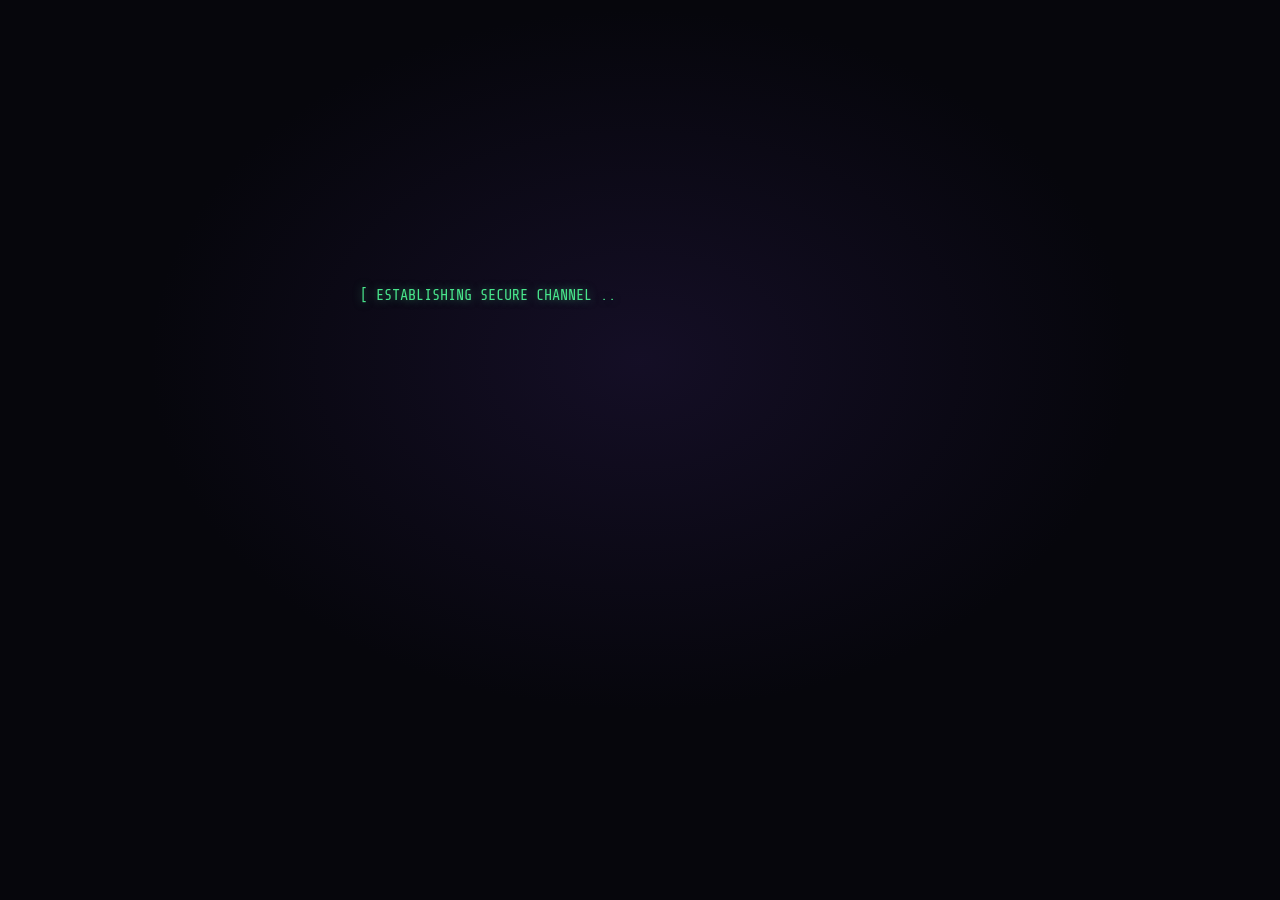
<file: index.html>
<!DOCTYPE html>
<html lang="en">
<head>
  <meta charset="utf-8">
  <meta name="viewport" content="width=device-width, initial-scale=1, viewport-fit=cover">
  <title>The Transmission · Forever Kidz</title>
  <meta name="description" content="A classified message. Six layers of encryption. Clearance: kidz only. Can you decode it?">
  <meta name="theme-color" content="#06060c">
  <meta name="color-scheme" content="dark">

  <!-- link-preview -->
  <meta property="og:type" content="website">
  <meta property="og:url" content="https://robosoul.github.io/forever-kidz/">
  <meta property="og:title" content="⧗ INCOMING TRANSMISSION — clearance: kidz only">
  <meta property="og:description" content="Six layers of encryption stand between you and a secret message. Break the seal.">
  <meta name="twitter:card" content="summary">

  <link rel="icon" href="assets/favicon.svg" type="image/svg+xml">
  <link rel="preconnect" href="https://fonts.googleapis.com">
  <link rel="preconnect" href="https://fonts.gstatic.com" crossorigin>
  <link href="https://fonts.googleapis.com/css2?family=Pirata+One&family=Share+Tech+Mono&family=Special+Elite&display=swap" rel="stylesheet">
  <link rel="stylesheet" href="css/style.css">
</head>
<body>
  <noscript>
    <div style="max-width:600px;margin:60px auto;padding:20px;font-family:monospace;color:#ece4d1;text-align:center">
      This transmission needs JavaScript switched on to decrypt. Turn it on and reload — the mystery is waiting.
    </div>
  </noscript>

  <script src="js/ciphers.js"></script>
  <script src="js/config.js"></script>
  <script src="js/kit.js"></script>
  <script src="js/index.js"></script>
</body>
</html>
</file>
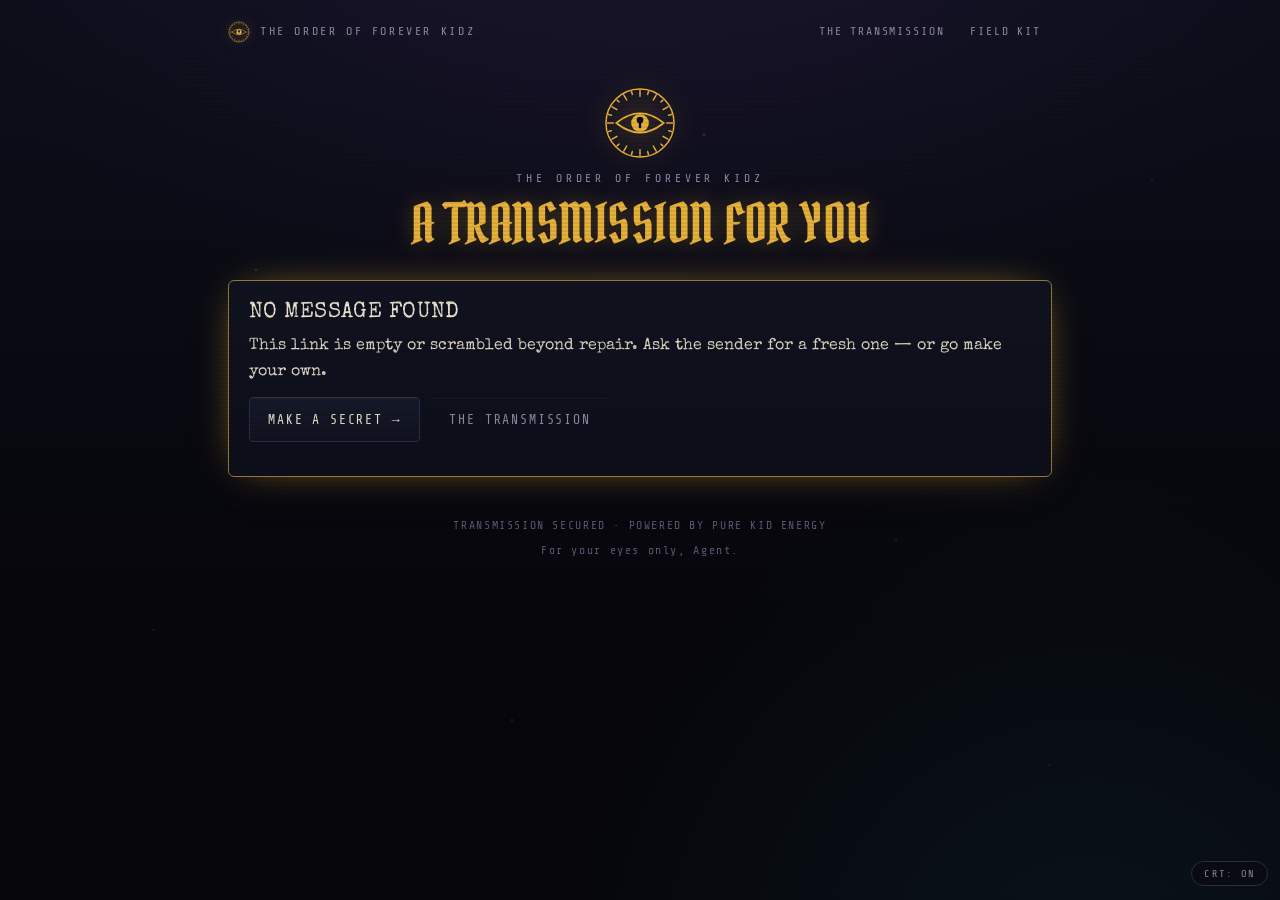
<file: secret.html>
<!DOCTYPE html>
<html lang="en">
<head>
  <meta charset="utf-8">
  <meta name="viewport" content="width=device-width, initial-scale=1, viewport-fit=cover">
  <title>A Transmission For You · Forever Kidz</title>
  <meta name="description" content="Someone sent you a secret. Decode it.">
  <meta name="theme-color" content="#06060c">
  <meta name="color-scheme" content="dark">
  <meta property="og:type" content="website">
  <meta property="og:title" content="⧗ A secret transmission — for your eyes only">
  <meta property="og:description" content="Someone locked a message just for you. Can you crack it?">
  <link rel="icon" href="assets/favicon.svg" type="image/svg+xml">
  <link rel="preconnect" href="https://fonts.googleapis.com">
  <link rel="preconnect" href="https://fonts.gstatic.com" crossorigin>
  <link href="https://fonts.googleapis.com/css2?family=Pirata+One&family=Share+Tech+Mono&family=Special+Elite&display=swap" rel="stylesheet">
  <link rel="stylesheet" href="css/style.css">
</head>
<body>
  <noscript>
    <div style="max-width:600px;margin:60px auto;padding:20px;font-family:monospace;color:#ece4d1;text-align:center">
      This secret needs JavaScript switched on to decode. Turn it on and reload.
    </div>
  </noscript>
  <script src="js/ciphers.js"></script>
  <script src="js/config.js"></script>
  <script src="js/kit.js"></script>
  <script src="js/secret.js"></script>
</body>
</html>
</file>
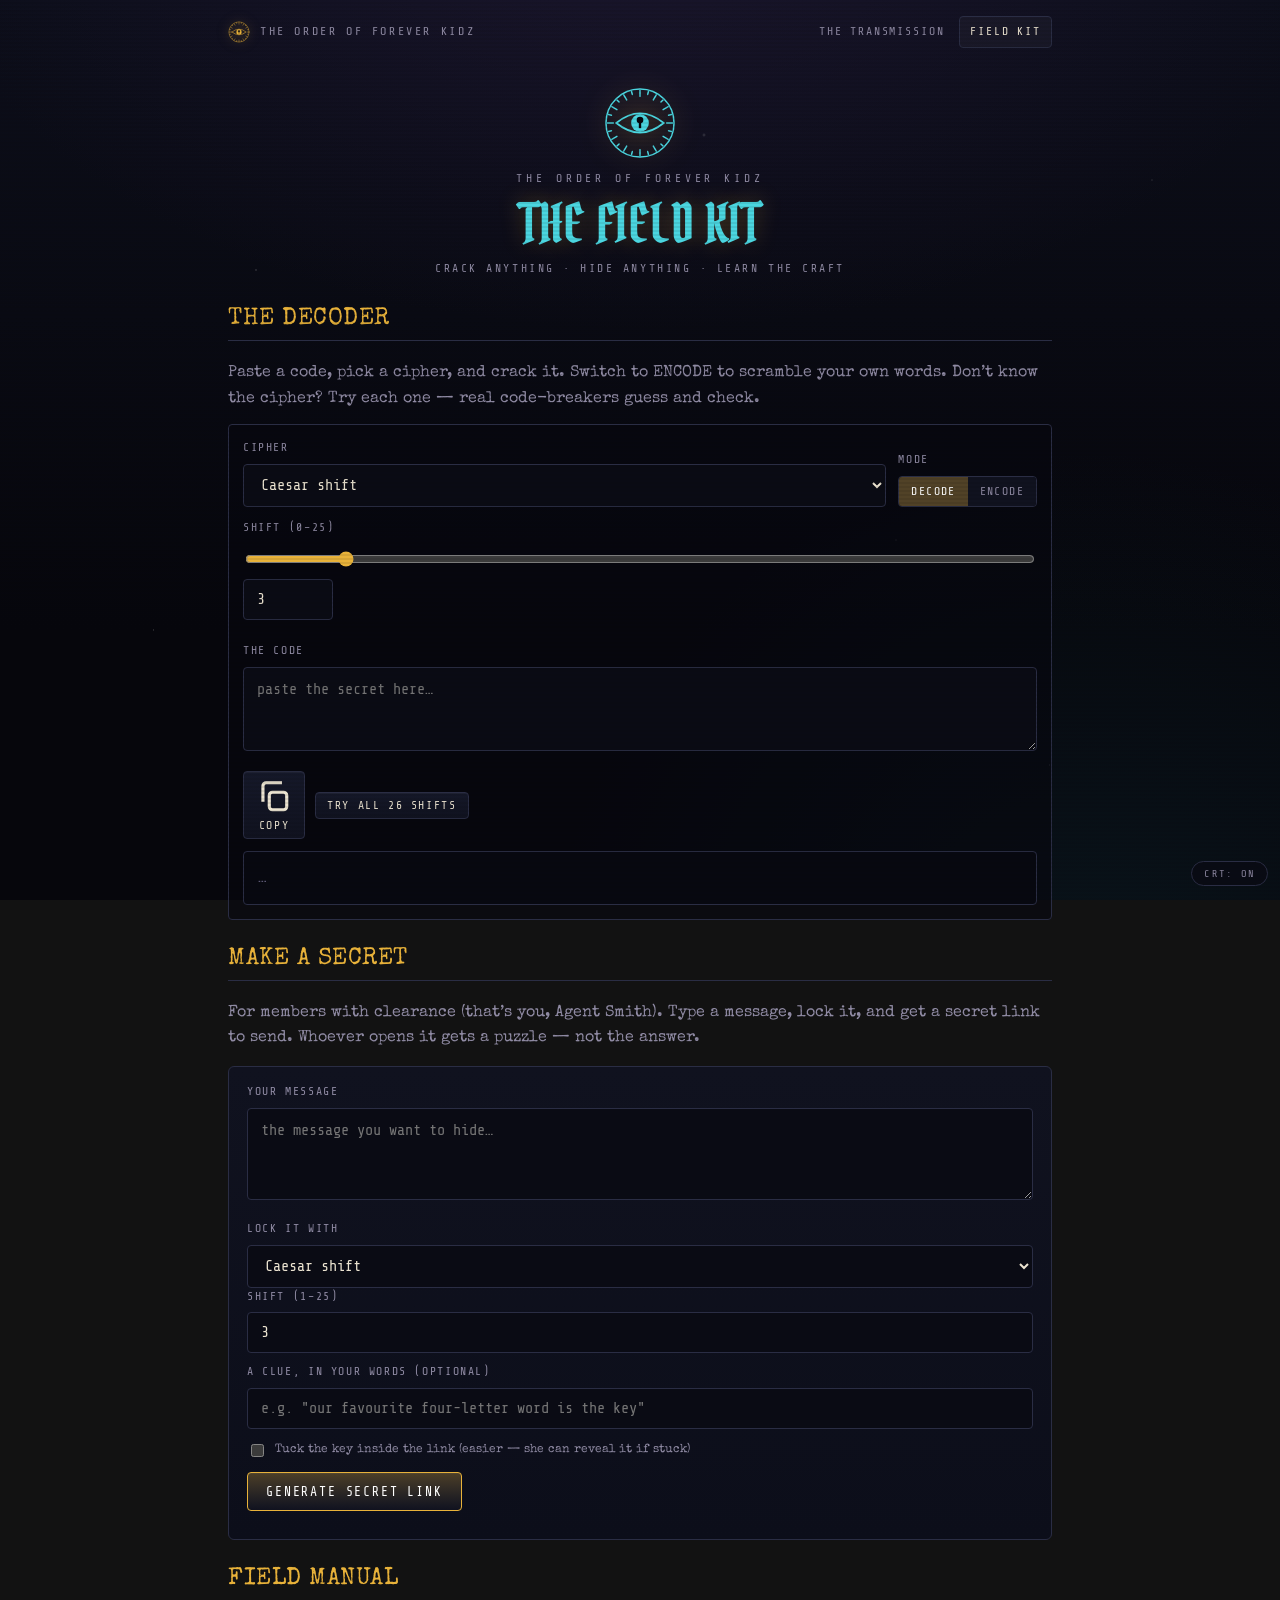
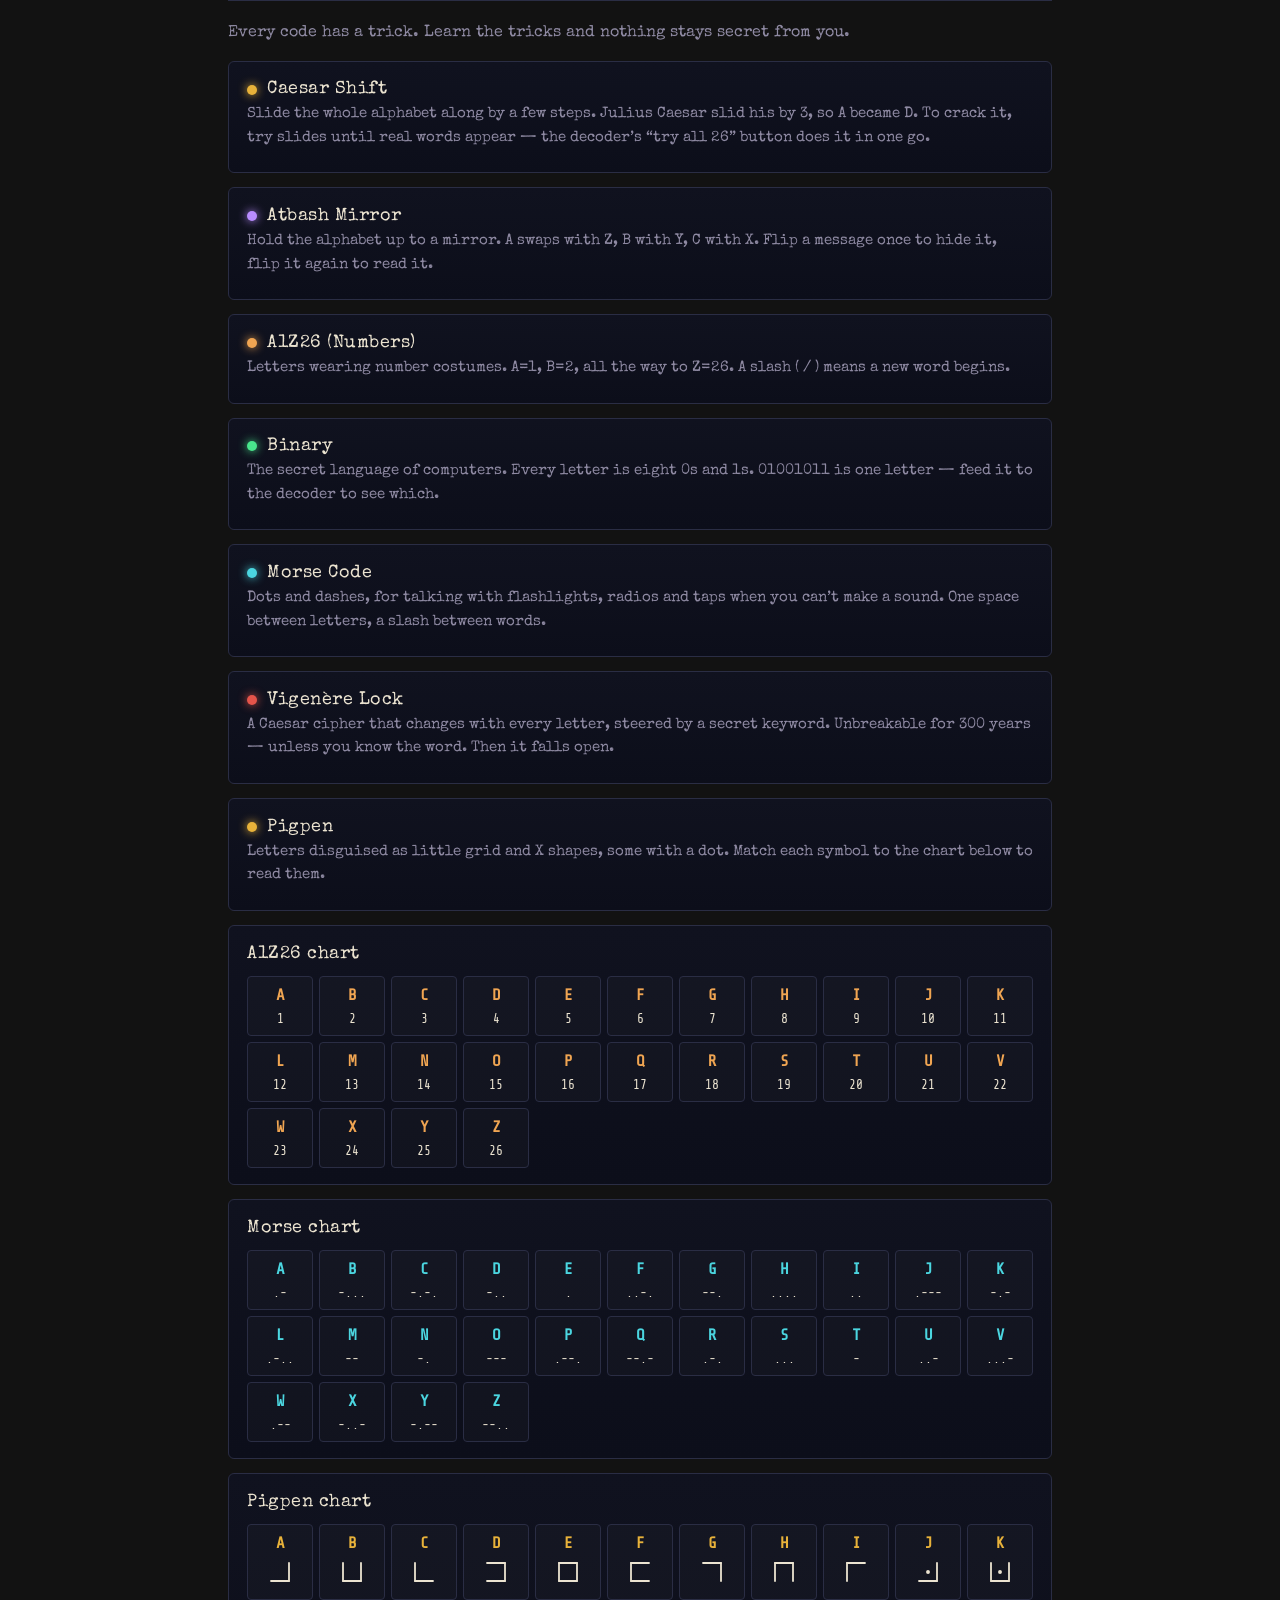
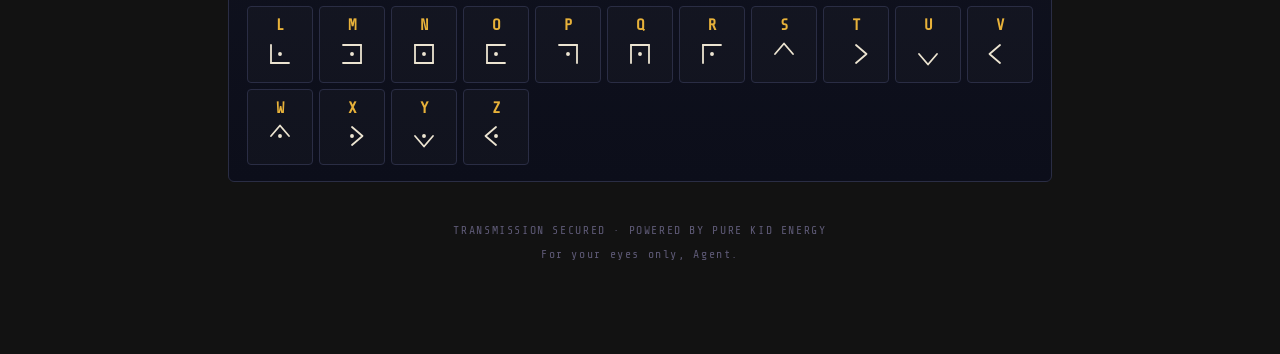
<file: toolkit.html>
<!DOCTYPE html>
<html lang="en">
<head>
  <meta charset="utf-8">
  <meta name="viewport" content="width=device-width, initial-scale=1, viewport-fit=cover">
  <title>The Field Kit · Forever Kidz</title>
  <meta name="description" content="Crack any code, hide your own, and learn the craft. The Order of Forever Kidz field kit.">
  <meta name="theme-color" content="#06060c">
  <meta name="color-scheme" content="dark">
  <link rel="icon" href="assets/favicon.svg" type="image/svg+xml">
  <link rel="preconnect" href="https://fonts.googleapis.com">
  <link rel="preconnect" href="https://fonts.gstatic.com" crossorigin>
  <link href="https://fonts.googleapis.com/css2?family=Pirata+One&family=Share+Tech+Mono&family=Special+Elite&display=swap" rel="stylesheet">
  <link rel="stylesheet" href="css/style.css">
</head>
<body>
  <noscript>
    <div style="max-width:600px;margin:60px auto;padding:20px;font-family:monospace;color:#ece4d1;text-align:center">
      The Field Kit needs JavaScript switched on. Turn it on and reload.
    </div>
  </noscript>
  <script src="js/ciphers.js"></script>
  <script src="js/config.js"></script>
  <script src="js/kit.js"></script>
  <script src="js/toolkit.js"></script>
</body>
</html>
</file>
<file: css/style.css>
/* =============================================================================
   THE ORDER OF FOREVER KIDZ  —  stylesheet
   Aesthetic: paranormal field-journal x classified dossier x cosmic mystery.
   Dark, warm, mischievous. Mobile-first.
   Fonts loaded via <link> in each HTML head; robust fallbacks below.
   ========================================================================== */

:root {
  /* palette */
  --bg:        #06060c;
  --bg2:       #0c0e1a;
  --panel:     #10121f;
  --panel-2:   #151829;
  --line:      #2a2d44;
  --ink:       #ece4d1;
  --muted:     #8f8aa3;
  --dim:       #5d5975;

  --gold:      #e8b23a;
  --amber:     #f0a552;
  --green:     #49e58c;
  --cyan:      #4bd6e0;
  --violet:    #b98cff;
  --red:       #e5544a;

  --paper:     #d9c9a1;
  --paper-hi:  #e7dab9;
  --paper-ink: #241b0c;
  --paper-fade:#5c4a2a;

  --accent:    var(--gold);   /* overridden per-card via [data-accent] */

  /* fonts */
  --f-display: 'Pirata One', 'Cinzel', ui-serif, Georgia, serif;
  --f-type:    'Special Elite', 'Courier New', ui-monospace, monospace;
  --f-mono:    'Share Tech Mono', ui-monospace, 'Courier New', monospace;
  --f-body:    'Special Elite', Georgia, 'Times New Roman', serif;

  --maxw: 860px;
  --radius: 4px;
}

/* per-accent color hook */
[data-accent="gold"]   { --accent: var(--gold); }
[data-accent="amber"]  { --accent: var(--amber); }
[data-accent="green"]  { --accent: var(--green); }
[data-accent="cyan"]   { --accent: var(--cyan); }
[data-accent="violet"] { --accent: var(--violet); }
[data-accent="red"]    { --accent: var(--red); }

* { box-sizing: border-box; }

html { -webkit-text-size-adjust: 100%; }

body {
  margin: 0;
  min-height: 100vh;
  font-family: var(--f-body);
  color: var(--ink);
  background:
    radial-gradient(1200px 700px at 50% -10%, rgba(60,40,90,0.30), transparent 60%),
    radial-gradient(900px 900px at 85% 110%, rgba(20,70,80,0.22), transparent 60%),
    linear-gradient(180deg, var(--bg2), var(--bg) 70%);
  background-attachment: fixed;
  line-height: 1.6;
  overflow-x: hidden;
  position: relative;
}

/* starfield + grain, fixed behind everything */
body::before {
  content: "";
  position: fixed; inset: 0;
  pointer-events: none;
  z-index: 0;
  background-image:
    radial-gradient(1px 1px at 20% 30%, rgba(255,255,255,.7), transparent),
    radial-gradient(1px 1px at 70% 60%, rgba(255,255,255,.5), transparent),
    radial-gradient(1px 1px at 40% 80%, rgba(255,255,255,.6), transparent),
    radial-gradient(1px 1px at 90% 20%, rgba(255,255,255,.4), transparent),
    radial-gradient(2px 2px at 55% 15%, rgba(255,255,255,.35), transparent),
    radial-gradient(1px 1px at 12% 70%, rgba(255,255,255,.5), transparent),
    radial-gradient(1px 1px at 82% 85%, rgba(255,255,255,.45), transparent);
  animation: twinkle 6s ease-in-out infinite alternate;
  opacity: .55;
}
@keyframes twinkle { from { opacity:.35 } to { opacity:.7 } }

/* CRT scanlines + flicker (toggle via body.crt) */
body.crt::after {
  content: "";
  position: fixed; inset: 0;
  pointer-events: none;
  z-index: 9000;
  background: repeating-linear-gradient(
    to bottom, rgba(0,0,0,0) 0, rgba(0,0,0,0) 2px, rgba(0,0,0,.16) 3px, rgba(0,0,0,0) 4px);
  mix-blend-mode: multiply;
  animation: flicker 4s infinite steps(60);
}
@keyframes flicker { 0%,97%{opacity:.5} 98%{opacity:.35} 99%{opacity:.6} 100%{opacity:.45} }

@media (prefers-reduced-motion: reduce) {
  body::before, body.crt::after, .glitch::before, .glitch::after { animation: none !important; }
  * { scroll-behavior: auto !important; }
}

.wrap { position: relative; z-index: 1; max-width: var(--maxw); margin: 0 auto; padding: 0 18px 90px; }

/* ---------- typography ---------- */
h1,h2,h3 { font-family: var(--f-display); font-weight: 400; letter-spacing: .5px; line-height: 1.1; }
a { color: var(--accent); text-decoration: none; border-bottom: 1px dotted currentColor; }
a:hover { color: var(--ink); }
p { margin: .6em 0; }
.mono { font-family: var(--f-mono); }
.type { font-family: var(--f-type); }
.dim { color: var(--muted); }
.tiny { font-size: .78rem; letter-spacing: .1em; }
.kicker { font-family: var(--f-mono); font-size:.72rem; letter-spacing:.34em; text-transform:uppercase; color: var(--muted); }
.center { text-align: center; }

/* ---------- top bar ---------- */
.topbar {
  position: relative; z-index: 20;
  display: flex; align-items: center; justify-content: space-between; gap: 12px;
  max-width: var(--maxw); margin: 0 auto; padding: 16px 18px 8px;
  flex-wrap: wrap;
}
.brand { display:flex; align-items:center; gap:10px; font-family: var(--f-mono); letter-spacing:.22em; font-size:.74rem; color: var(--muted); text-transform: uppercase; border:0; }
.brand .eye { width: 22px; height: 22px; flex: none; filter: drop-shadow(0 0 6px rgba(232,178,58,.5)); }
.brand:hover { color: var(--gold); }
.nav { display:flex; gap: 4px; flex-wrap: wrap; }
.nav a {
  font-family: var(--f-mono); font-size:.72rem; letter-spacing:.16em; text-transform:uppercase;
  color: var(--muted); border:1px solid transparent; border-radius: var(--radius);
  padding: 6px 10px;
}
.nav a:hover, .nav a[aria-current="page"] { color: var(--ink); border-color: var(--line); background: rgba(255,255,255,.03); }

/* ---------- buttons & inputs ---------- */
.btn {
  font-family: var(--f-mono); font-size:.82rem; letter-spacing:.14em; text-transform:uppercase;
  color: var(--ink); background: linear-gradient(180deg, var(--panel-2), var(--panel));
  border:1px solid var(--line); border-radius: var(--radius);
  padding: 11px 18px; cursor: pointer; transition: .15s ease;
  box-shadow: inset 0 1px 0 rgba(255,255,255,.04);
}
.btn:hover { border-color: var(--accent); color:#fff; box-shadow: 0 0 18px -4px var(--accent), inset 0 1px 0 rgba(255,255,255,.06); }
.btn:active { transform: translateY(1px); }
.btn:disabled { opacity:.4; cursor: not-allowed; box-shadow:none; }
.btn.primary { background: linear-gradient(180deg, color-mix(in srgb, var(--accent) 28%, var(--panel)), var(--panel)); border-color: var(--accent); color:#fff; }
.btn.ghost { background: transparent; border-color: transparent; color: var(--muted); }
.btn.ghost:hover { color: var(--ink); box-shadow:none; }
.btn.tiny { padding: 6px 11px; font-size:.72rem; }

input[type=text], input[type=number], textarea, select {
  font-family: var(--f-mono); font-size: .95rem; color: var(--ink);
  background: #0a0b14; border:1px solid var(--line); border-radius: var(--radius);
  padding: 11px 13px; width: 100%; transition: border-color .15s;
}
input:focus, textarea:focus, select:focus { outline:none; border-color: var(--accent); box-shadow: 0 0 0 3px color-mix(in srgb, var(--accent) 22%, transparent); }
textarea { resize: vertical; min-height: 84px; line-height: 1.5; }
label { font-family: var(--f-mono); font-size:.72rem; letter-spacing:.14em; text-transform:uppercase; color: var(--muted); display:block; margin-bottom: 6px; }
input[type=range] { accent-color: var(--accent); width: 100%; }

/* ============================================================
   BOOT / INTRO
   ============================================================ */
.boot {
  position: fixed; inset: 0; z-index: 500;
  display: flex; flex-direction: column; align-items: center; justify-content: center;
  gap: 22px; padding: 24px;
  background:
    radial-gradient(700px 500px at 50% 40%, rgba(30,20,55,.6), transparent 70%),
    var(--bg);
  text-align: center;
  transition: opacity .8s ease;
}
.boot.gone { opacity: 0; pointer-events: none; }
.boot .console {
  font-family: var(--f-mono); font-size: clamp(.75rem, 2.7vw, .95rem);
  color: var(--green); text-align: left; width: min(560px, 92vw);
  min-height: 150px; text-shadow: 0 0 8px rgba(73,229,140,.5);
  white-space: pre-wrap; line-height: 1.7;
}
.boot .console .caret { display:inline-block; width:.6em; background: var(--green); animation: blink 1s steps(1) infinite; }
@keyframes blink { 50% { opacity: 0 } }

.seal-wrap { display:flex; flex-direction:column; align-items:center; gap:14px; opacity:0; transform: translateY(10px); transition: .6s ease; }
.seal-wrap.show { opacity:1; transform:none; }
.seal {
  width: 128px; height: 128px; cursor: pointer; position: relative;
  filter: drop-shadow(0 6px 20px rgba(229,84,74,.4));
  transition: transform .3s ease;
}
.seal:hover { transform: rotate(-4deg) scale(1.04); }
.seal.break { animation: sealbreak .7s ease forwards; }
@keyframes sealbreak { 40%{ transform: scale(1.12) rotate(3deg);} 100%{ transform: scale(1.35) rotate(-8deg); opacity:0; } }

.big-title { font-family: var(--f-display); font-size: clamp(2.1rem, 8vw, 4rem); color: var(--gold); text-shadow: 0 0 24px rgba(232,178,58,.35); margin: 0; }

/* glitch text */
.glitch { position: relative; display:inline-block; }
.glitch::before, .glitch::after {
  content: attr(data-text); position:absolute; left:0; top:0; width:100%;
  clip-path: inset(0 0 0 0);
}
.glitch::before { color: var(--cyan); transform: translate(-2px,0); animation: gl1 3.2s infinite steps(2); mix-blend-mode: screen; opacity:.6; }
.glitch::after  { color: var(--red);  transform: translate(2px,0);  animation: gl2 2.7s infinite steps(2); mix-blend-mode: screen; opacity:.5; }
@keyframes gl1 { 0%,90%{clip-path:inset(0 0 100% 0)} 92%{clip-path:inset(20% 0 40% 0)} 96%{clip-path:inset(60% 0 10% 0)} }
@keyframes gl2 { 0%,88%{clip-path:inset(100% 0 0 0)} 91%{clip-path:inset(50% 0 30% 0)} 95%{clip-path:inset(10% 0 70% 0)} }

/* ============================================================
   HERO (post-boot header)
   ============================================================ */
.hero { text-align:center; padding: 30px 0 8px; }
.hero .sigil-big { width: 74px; height:74px; margin: 0 auto 10px; display:block; filter: drop-shadow(0 0 14px rgba(232,178,58,.4)); }
.hero h1 { font-size: clamp(2rem, 7vw, 3.4rem); color: var(--gold); margin:.1em 0; text-shadow: 0 0 22px rgba(232,178,58,.3); }
.hero .sub { font-family: var(--f-mono); color: var(--muted); letter-spacing:.22em; text-transform:uppercase; font-size:.72rem; }
.hero .dossier {
  margin: 22px auto 6px; max-width: 620px; text-align:left;
  background: rgba(10,11,20,.6); border:1px solid var(--line); border-left: 3px solid var(--accent);
  border-radius: var(--radius); padding: 16px 18px; font-family: var(--f-type);
}
.hero .dossier .row { display:flex; gap:10px; font-size:.86rem; padding: 2px 0; }
.hero .dossier .row b { color: var(--muted); font-family: var(--f-mono); font-size:.72rem; letter-spacing:.12em; text-transform:uppercase; min-width: 108px; }

/* ============================================================
   PROGRESS RAIL
   ============================================================ */
.rail { display:flex; align-items:center; justify-content:center; gap: 8px; flex-wrap:wrap; margin: 22px 0 6px; }
.rail .node {
  width: 40px; height:40px; border-radius:50%; display:grid; place-items:center;
  border:1px solid var(--line); background: var(--panel); color: var(--dim);
  font-family: var(--f-mono); font-size:.8rem; position:relative; transition:.25s;
}
.rail .node svg { width: 20px; height:20px; opacity:.5; }
.rail .node.done { border-color: var(--green); color: var(--green); box-shadow: 0 0 14px -2px var(--green); }
.rail .node.done svg { opacity:1; }
.rail .node.active { border-color: var(--gold); color: var(--gold); box-shadow: 0 0 16px -2px var(--gold); animation: pulse 1.8s ease-in-out infinite; }
.rail .link { width: 22px; height:2px; background: var(--line); }
.rail .link.done { background: var(--green); }
@keyframes pulse { 50% { box-shadow: 0 0 26px 0 var(--gold);} }

/* ============================================================
   TRANSMISSION CARDS
   ============================================================ */
.card {
  position: relative;
  background: linear-gradient(180deg, var(--panel), var(--bg2));
  border:1px solid var(--line); border-radius: 6px;
  padding: 20px 20px 22px; margin: 18px 0;
  box-shadow: 0 10px 40px -20px #000, inset 0 1px 0 rgba(255,255,255,.03);
  scroll-margin-top: 14px;
}
.card[data-state="locked"] { opacity: .5; filter: grayscale(.5); }
.card[data-state="active"] { border-color: color-mix(in srgb, var(--accent) 55%, var(--line)); box-shadow: 0 0 40px -18px var(--accent), 0 10px 40px -20px #000; }
.card[data-state="done"] { border-color: color-mix(in srgb, var(--green) 40%, var(--line)); }
.card[data-state="done"] .chip { display: none; }   /* make room for the DECRYPTED stamp */

.card .head { display:flex; align-items:baseline; gap:12px; flex-wrap:wrap; margin-bottom: 4px; }
.card .num { font-family: var(--f-mono); color: var(--accent); font-size:.8rem; letter-spacing:.16em; }
.card h2 { font-family: var(--f-type); font-size: 1.35rem; color: var(--ink); letter-spacing:.02em; margin:0; }
.card .chip {
  margin-left:auto; font-family: var(--f-mono); font-size:.64rem; letter-spacing:.16em;
  color: var(--accent); border:1px solid color-mix(in srgb, var(--accent) 50%, var(--line));
  border-radius: 20px; padding: 3px 10px; text-transform: uppercase; white-space: nowrap;
}
.card .lead { color: var(--ink); font-family: var(--f-body); font-size: 1rem; opacity:.92; }

/* locked body */
.locked-note { font-family: var(--f-mono); color: var(--dim); letter-spacing:.14em; font-size:.8rem; display:flex; align-items:center; gap:10px; }
.locked-note svg { width:16px; height:16px; }

/* ciphertext readout */
.ciphertext {
  font-family: var(--f-mono); color: var(--accent);
  background: #070810; border:1px dashed color-mix(in srgb, var(--accent) 40%, var(--line));
  border-radius: var(--radius); padding: 14px 16px; margin: 14px 0;
  word-break: break-word; line-height: 1.9; letter-spacing: .04em;
  text-shadow: 0 0 8px color-mix(in srgb, var(--accent) 45%, transparent);
  max-height: 210px; overflow: auto;
}
.ciphertext.mono-small { font-size: .82rem; letter-spacing: 0; }

/* hints */
.hints { margin: 12px 0 2px; }
.hint-item {
  font-family: var(--f-body); font-size:.95rem; color: var(--ink);
  background: rgba(255,255,255,.03); border-left:3px solid var(--accent);
  padding: 9px 12px; margin: 8px 0; border-radius: 0 var(--radius) var(--radius) 0;
  animation: fadein .35s ease;
}
.hint-item b { color: var(--accent); font-family: var(--f-mono); font-size:.72rem; letter-spacing:.1em; }
@keyframes fadein { from{opacity:0; transform: translateY(4px)} to{opacity:1;transform:none} }

.controls { display:flex; gap:10px; flex-wrap:wrap; align-items:center; margin: 12px 0; }

/* answer box */
.answer { display:flex; gap:10px; flex-wrap:wrap; align-items:stretch; margin-top: 14px; }
.answer input { flex:1 1 240px; }
.feedback { font-family: var(--f-mono); font-size:.82rem; margin-top: 8px; min-height: 1.2em; letter-spacing:.06em; }
.feedback.bad { color: var(--red); }
.feedback.good { color: var(--green); }

/* solved reveal */
.solved {
  margin-top: 14px; padding: 14px 16px; border-radius: var(--radius);
  background: color-mix(in srgb, var(--green) 10%, transparent);
  border:1px solid color-mix(in srgb, var(--green) 40%, var(--line));
  font-family: var(--f-type); color: var(--paper-hi); animation: fadein .4s;
}
.solved .plain { font-size: 1.1rem; color:#fff; }

/* stamp */
.stamp {
  position:absolute; top: 14px; right: 16px; font-family: var(--f-mono);
  font-size: .78rem; letter-spacing:.2em; color: var(--green);
  border:2px solid var(--green); border-radius:4px; padding: 3px 8px;
  transform: rotate(-9deg); opacity:.9; text-transform:uppercase;
  box-shadow: 0 0 12px -4px var(--green); pointer-events:none;
}

/* ============================================================
   DECODER WIDGET (used inline + in the Field Kit)
   ============================================================ */
.decoder { background: rgba(7,8,16,.6); border:1px solid var(--line); border-radius: var(--radius); padding: 14px; margin: 12px 0; }
.decoder .drow { display:flex; gap:12px; flex-wrap:wrap; align-items:flex-end; }
.decoder .drow > div { flex: 1 1 160px; }
.decoder .out {
  font-family: var(--f-mono); background:#070810; border:1px solid var(--line);
  border-radius: var(--radius); padding: 12px 14px; margin-top: 12px; min-height: 46px;
  color: var(--green); word-break: break-word; line-height:1.7; text-shadow: 0 0 6px rgba(73,229,140,.4);
  white-space: pre-wrap;
}
.decoder .out.empty { color: var(--dim); text-shadow:none; }
.decoder .modewrap { display:flex; gap:6px; }
.seg { display:inline-flex; border:1px solid var(--line); border-radius: var(--radius); overflow:hidden; }
.seg button { font-family: var(--f-mono); font-size:.72rem; letter-spacing:.12em; text-transform:uppercase; background: var(--panel); color: var(--muted); border:0; padding: 8px 12px; cursor:pointer; }
.seg button[aria-pressed="true"] { background: color-mix(in srgb, var(--accent) 30%, var(--panel)); color:#fff; }

/* caesar brute-force table */
.brute { font-family: var(--f-mono); font-size:.8rem; margin-top: 10px; max-height: 240px; overflow:auto; border:1px solid var(--line); border-radius: var(--radius); }
.brute div { display:flex; gap:12px; padding: 4px 10px; border-bottom:1px solid rgba(255,255,255,.04); }
.brute div:hover { background: rgba(255,255,255,.04); }
.brute .s { color: var(--accent); min-width: 44px; }

/* ============================================================
   CAESAR WHEEL
   ============================================================ */
.wheelbox { display:flex; flex-direction:column; align-items:center; gap: 12px; margin: 8px 0 4px; }
.wheel { position: relative; width: 240px; height: 240px; user-select:none; touch-action: none; }
.wheel .ring { position:absolute; inset:0; border-radius:50%; }
.wheel .ring.outer { border:2px solid var(--gold); box-shadow: 0 0 24px -6px var(--gold), inset 0 0 24px -8px var(--gold); background: radial-gradient(circle, transparent 58%, rgba(232,178,58,.06) 60%); transition: transform .35s cubic-bezier(.2,.9,.2,1); }
.wheel .ring.inner { inset: 46px; border:2px solid var(--cyan); background: radial-gradient(circle, rgba(75,214,224,.05), transparent 70%); }
.wheel .hub { position:absolute; inset: 92px; border-radius:50%; background: linear-gradient(180deg,var(--panel-2),var(--panel)); border:1px solid var(--line); display:grid; place-items:center; text-align:center; }
.wheel .hub b { font-family: var(--f-mono); color: var(--gold); font-size: 1.5rem; line-height:1; }
.wheel .hub span { font-family: var(--f-mono); font-size:.54rem; letter-spacing:.12em; color: var(--muted); }
.wheel .lt { position:absolute; left:50%; top:50%; font-family: var(--f-mono); font-size:.8rem; width: 1.4em; height:1.4em; margin:-.7em; text-align:center; }
.wheel .lt.o { color: var(--gold); }
.wheel .lt.i { color: var(--cyan); }
.wheel .marker { position:absolute; top:-4px; left:50%; transform: translateX(-50%); color: var(--red); font-size: 1rem; }

/* ============================================================
   FINALE
   ============================================================ */
.finale { text-align:center; padding: 20px 0; animation: fadein .8s; }
.finale h2 { font-size: clamp(1.6rem,6vw,2.6rem); color: var(--green); text-shadow:0 0 22px rgba(73,229,140,.35); }
.induction { max-width: 620px; margin: 10px auto 22px; font-family: var(--f-type); color: var(--ink); text-align:left; }
.induction .badge { color: var(--gold); }

.letter-paper {
  position: relative; max-width: 600px; margin: 20px auto; text-align:left;
  color: var(--paper-ink); background:
    linear-gradient(180deg, rgba(0,0,0,.04), rgba(0,0,0,.04)),
    var(--paper);
  border-radius: 3px; padding: 34px 30px 40px;
  box-shadow: 0 24px 60px -22px #000, 0 2px 0 rgba(0,0,0,.2);
  font-family: var(--f-type); font-size: 1.06rem; line-height: 1.85;
  transform: rotate(-.4deg);
}
.letter-paper::after {
  content:""; position:absolute; inset:0; border-radius:3px; pointer-events:none;
  box-shadow: inset 0 0 60px -10px rgba(92,74,42,.45);
  background: radial-gradient(120% 90% at 50% 0, transparent 60%, rgba(92,74,42,.12));
}
.letter-paper .lp-body { white-space: pre-wrap; }
.letter-paper .caret { display:inline-block; width:.5em; background: var(--paper-ink); animation: blink 1s steps(1) infinite; }
.letter-paper .sign { margin-top: 18px; font-family: var(--f-display); font-size: 1.8rem; color:#6a2f1c; transform: rotate(-3deg); }
.letter-paper .stampclassified {
  position:absolute; top: 18px; right: 14px; color:#a83a2c; border:3px double #a83a2c;
  font-family: var(--f-mono); letter-spacing:.16em; padding:4px 8px; transform: rotate(8deg);
  font-size:.7rem; opacity:.7; border-radius:3px;
}

/* confetti / burst */
.burst { position: fixed; inset:0; pointer-events:none; z-index: 400; overflow:hidden; }
.burst i { position:absolute; width:8px; height:14px; top:-20px; opacity:.9; animation: fall linear forwards; }
@keyframes fall { to { transform: translateY(110vh) rotate(720deg); opacity: 0; } }

/* ============================================================
   TOOLKIT (Field Kit)
   ============================================================ */
.section { margin: 26px 0; }
.section > h2 { font-family: var(--f-type); font-size: 1.5rem; color: var(--gold); border-bottom:1px solid var(--line); padding-bottom:8px; }
.tool { background: linear-gradient(180deg,var(--panel),var(--bg2)); border:1px solid var(--line); border-radius:6px; padding: 16px 18px; margin: 14px 0; }
.tool h3 { font-family: var(--f-type); font-size: 1.15rem; margin:.1em 0 .2em; color: var(--ink); display:flex; align-items:center; gap:10px; }
.tool h3 .dot { width:10px;height:10px;border-radius:50%; background: var(--accent); box-shadow:0 0 10px var(--accent); }
.tool .what { color: var(--muted); font-size:.92rem; margin-bottom: 6px; }

/* reference charts */
.chart { display:grid; grid-template-columns: repeat(auto-fill, minmax(66px,1fr)); gap:6px; margin-top:12px; }
.chart .cell { border:1px solid var(--line); border-radius: var(--radius); padding:6px; text-align:center; font-family: var(--f-mono); font-size:.8rem; background: rgba(255,255,255,.02); }
.chart .cell b { color: var(--accent); display:block; font-size: 1rem; }
.chart .cell .pig svg { width: 30px; height: 30px; }

/* make-a-code */
.makebox .out-link { font-family: var(--f-mono); font-size:.8rem; word-break: break-all; color: var(--cyan); }

/* ============================================================
   SECRET PAGE
   ============================================================ */
.secret-note { font-family: var(--f-type); font-size:1.05rem; color: var(--ink); background: rgba(10,11,20,.6); border-left:3px solid var(--accent); border-radius:0 var(--radius) var(--radius) 0; padding: 12px 16px; margin: 14px 0; }

/* ---------- footer ---------- */
.foot { text-align:center; color: var(--dim); font-family: var(--f-mono); font-size:.72rem; letter-spacing:.14em; margin-top: 40px; }
.foot a { color: var(--muted); }

/* fx toggle chip bottom-right */
.fxtoggle { position: fixed; right: 12px; bottom: 12px; z-index: 30; }
.fxtoggle button { font-family: var(--f-mono); font-size:.64rem; letter-spacing:.12em; color: var(--muted); background: rgba(10,11,20,.8); border:1px solid var(--line); border-radius: 20px; padding:6px 12px; cursor:pointer; }
.fxtoggle button:hover { color: var(--ink); border-color: var(--accent); }

/* ---------- responsive ---------- */
@media (max-width: 560px) {
  .card { padding: 16px 14px 18px; }
  .card .chip { margin-left: 0; }
  .wheel { width: 200px; height: 200px; }
  .wheel .ring.inner { inset: 38px; }
  .wheel .hub { inset: 76px; }
  .letter-paper { padding: 24px 18px 30px; font-size: 1rem; }
  .topbar { padding: 12px 14px 6px; }
}

.hidden { display: none !important; }
</file>
